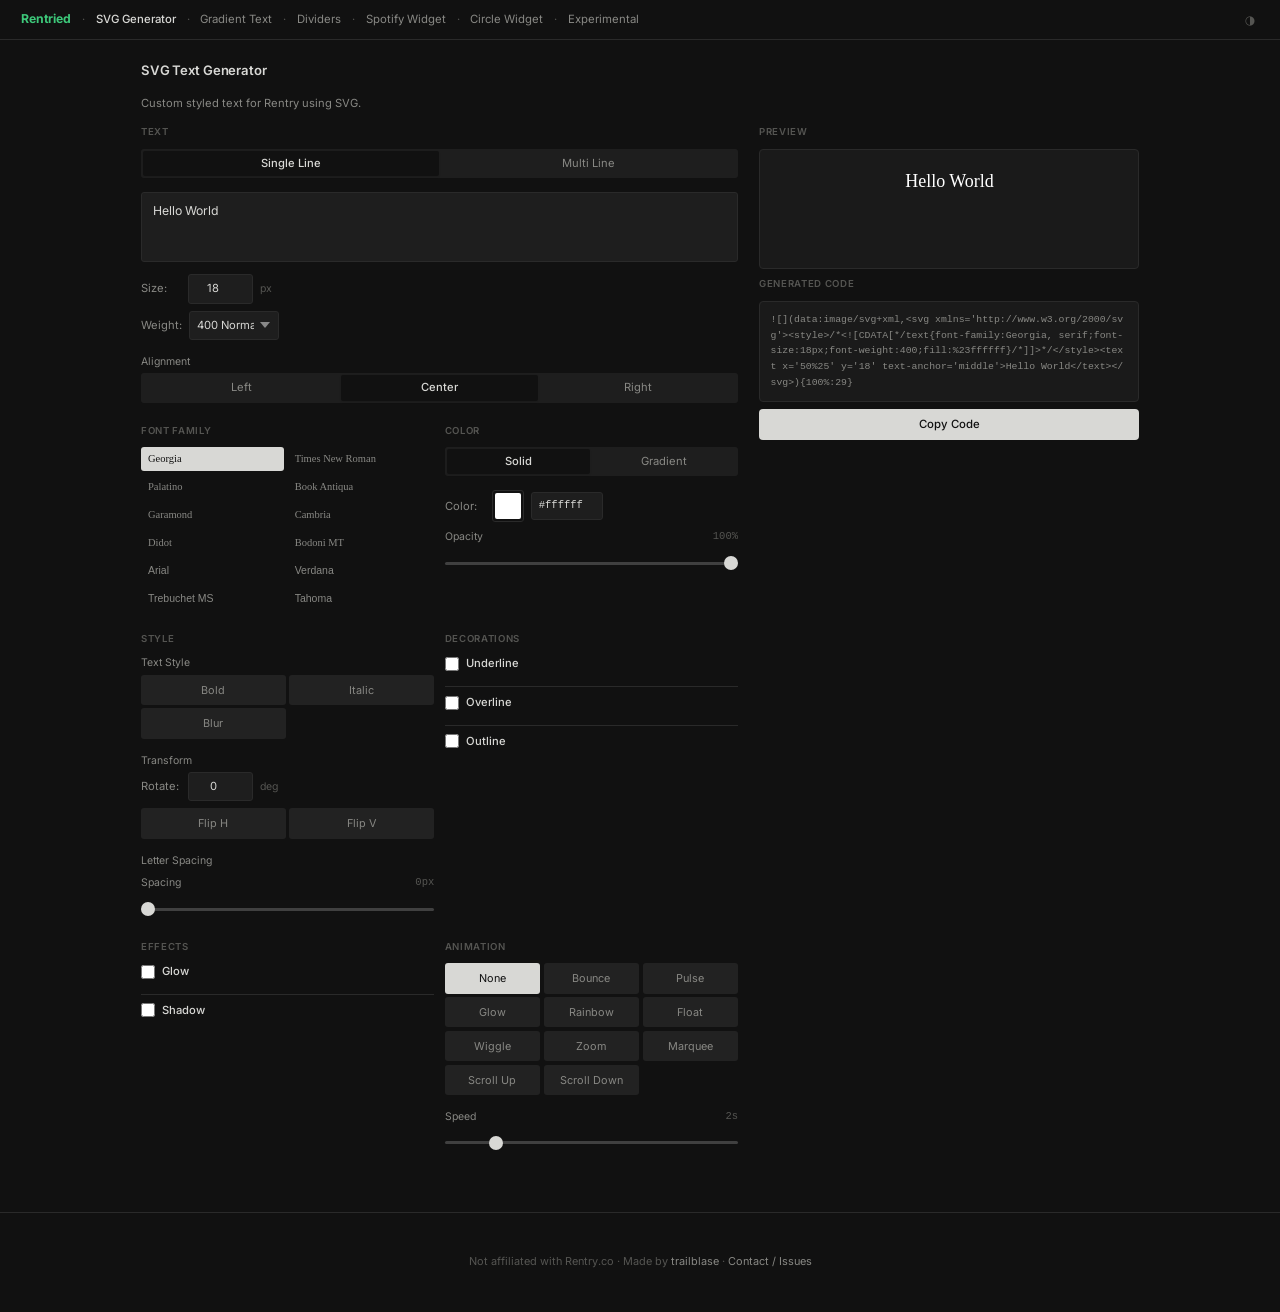
<file: index.html>
<!DOCTYPE html>
<html lang="en">
<head>
  <meta charset="UTF-8">
  <meta http-equiv="refresh" content="0; url=svg-generator/">
  <title>Rentried</title>
  <script>window.location.replace('svg-generator/')</script>
</head>
<body></body>
</html>
</file>
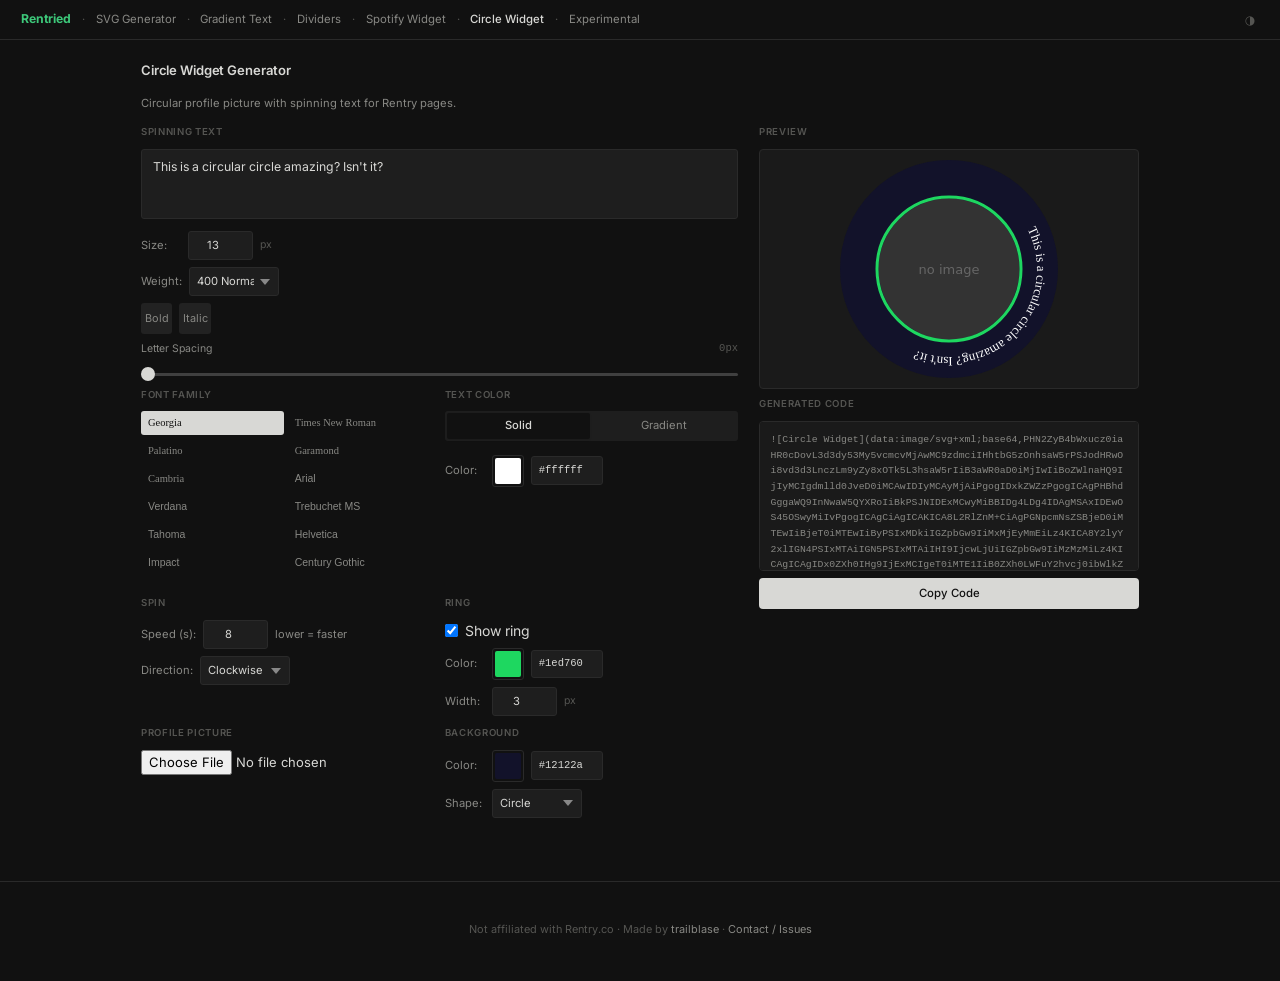
<file: circle-widget/index.html>
<!DOCTYPE html>
<html lang="en" data-theme="dark">
<head>
  <meta charset="UTF-8">
  <meta name="viewport" content="width=device-width, initial-scale=1.0">
  <title>Circle Widget — Rentried</title>
  <link rel="preconnect" href="https://fonts.googleapis.com">
  <link rel="preconnect" href="https://fonts.gstatic.com" crossorigin>
  <link href="https://fonts.googleapis.com/css2?family=Inter:ital,opsz,wght@0,14..32,100..900;1,14..32,100..900&display=swap" rel="stylesheet">
  <link rel="stylesheet" href="https://cdn.jsdelivr.net/npm/bootstrap@5.3.3/dist/css/bootstrap.min.css">
  <link rel="stylesheet" href="../styles.css">
  <script src="../common.js"></script>
</head>
<body data-page="circle-widget">
  <site-header active-page="circle-widget"></site-header>

  <div class="page">
    <div class="mb-3">
      <p class="page-title">Circle Widget Generator</p>
      <p class="page-desc">Circular profile picture with spinning text for Rentry pages.</p>
    </div>

    <div class="tool-layout">
      <div class="d-flex flex-column gap-2" style="min-width:0">

        <div>
          <div class="panel-header">Spinning Text</div>
          <textarea class="text-input" id="spinText" placeholder="Text that spins around the circle...">This is a circular circle amazing? Isn't it?</textarea>
          <div class="d-flex align-items-center gap-2 mt-2">
            <label class="ctrl-label">Size:</label>
            <input type="number" class="number-input" id="fontSize" value="13" min="8" max="26">
            <span class="unit">px</span>
          </div>
          <div class="d-flex align-items-center gap-2 mt-2">
            <label class="ctrl-label">Weight:</label>
            <select class="number-input" id="fontWeight">
              <option value="100">100 Thin</option>
              <option value="200">200 Extra Light</option>
              <option value="300">300 Light</option>
              <option value="400" selected>400 Normal</option>
              <option value="500">500 Medium</option>
              <option value="600">600 Semi Bold</option>
              <option value="700">700 Bold</option>
              <option value="800">800 Extra Bold</option>
              <option value="900">900 Black</option>
            </select>
          </div>
          <div class="d-flex align-items-center gap-2 mt-2">
            <div class="option-btn" id="btnBold" onclick="toggleStyle('bold')">Bold</div>
            <div class="option-btn" id="btnItalic" onclick="toggleStyle('italic')">Italic</div>
          </div>
          <div class="mt-2">
            <div class="slider-label d-flex justify-content-between mb-1">
              <span>Letter Spacing</span>
              <span id="spacingValue">0px</span>
            </div>
            <input type="range" class="slider" id="letterSpacing" min="0" max="20" value="0"
              oninput="document.getElementById('spacingValue').textContent=this.value+'px';build()">
          </div>
        </div>

        <div class="controls-grid">

          <div>
            <div class="panel-header">Font Family</div>
            <div class="font-grid" id="fontGrid"></div>
          </div>

          <div>
            <div class="panel-header">Text Color</div>
            <div class="mb-3">
              <div class="toggle-group">
                <button class="toggle-btn active" data-color="solid" onclick="setColorMode('solid')">Solid</button>
                <button class="toggle-btn" data-color="gradient" onclick="setColorMode('gradient')">Gradient</button>
              </div>
            </div>
            <div id="solidColorSection">
              <div class="d-flex align-items-center gap-2">
                <label class="ctrl-label">Color:</label>
                <input type="color" class="color-picker" id="solidColor" value="#ffffff">
                <input type="text" class="hex-input" id="solidColorHex" value="#ffffff">
              </div>
            </div>
            <div id="gradientColorSection" style="display:none">
              <div class="d-flex align-items-center gap-2">
                <label class="ctrl-label">Start:</label>
                <input type="color" class="color-picker" id="gradStart" value="#ff69b4">
                <input type="text" class="hex-input" id="gradStartHex" value="#ff69b4">
              </div>
              <div class="d-flex align-items-center gap-2 mt-2">
                <label class="ctrl-label">End:</label>
                <input type="color" class="color-picker" id="gradEnd" value="#00ffff">
                <input type="text" class="hex-input" id="gradEndHex" value="#00ffff">
              </div>
            </div>
          </div>

          <div>
            <div class="panel-header">Spin</div>
            <div class="d-flex align-items-center gap-2 mb-2">
              <label class="ctrl-label">Speed (s):</label>
              <input type="number" class="number-input" id="spinSpeed" value="8" min="1" max="60">
              <span class="unit" style="color:var(--text-muted);font-size:11px">lower = faster</span>
            </div>
            <div class="d-flex align-items-center gap-2">
              <label class="ctrl-label">Direction:</label>
              <select class="number-input" id="spinDir">
                <option value="1">Clockwise</option>
                <option value="-1">Counter-clockwise</option>
              </select>
            </div>
          </div>

          <div>
            <div class="panel-header">Ring</div>
            <div class="d-flex align-items-center gap-2 mb-2">
              <input type="checkbox" id="showRing" checked>
              <label for="showRing" style="margin:0;cursor:pointer">Show ring</label>
            </div>
            <div id="ringOptions">
              <div class="d-flex align-items-center gap-2 mb-2">
                <label class="ctrl-label">Color:</label>
                <input type="color" class="color-picker" id="ringColor" value="#1ed760">
                <input type="text" class="hex-input" id="ringColorHex" value="#1ed760">
              </div>
              <div class="d-flex align-items-center gap-2">
                <label class="ctrl-label">Width:</label>
                <input type="number" class="number-input" id="ringWidth" value="3" min="1" max="12">
                <span class="unit">px</span>
              </div>
            </div>
          </div>

          <div>
            <div class="panel-header">Profile Picture</div>
            <div style="overflow:hidden;width:100%">
              <input type="file" id="pfpUpload" accept="image/*" style="font-size:13px;width:100%;min-width:0">
            </div>
            <canvas id="resizeCanvas" width="200" height="200" style="display:none"></canvas>
          </div>

          <div>
            <div class="panel-header">Background</div>
            <div class="d-flex align-items-center gap-2 mb-2">
              <label class="ctrl-label">Color:</label>
              <input type="color" class="color-picker" id="bgColor" value="#12122a">
              <input type="text" class="hex-input" id="bgColorHex" value="#12122a">
            </div>
            <div class="d-flex align-items-center gap-2">
              <label class="ctrl-label">Shape:</label>
              <select class="number-input" id="cardShape">
                <option value="circle">Circle</option>
                <option value="square">Square</option>
                <option value="none">None (transparent)</option>
              </select>
            </div>
          </div>

        </div>
      </div>

      <div class="tool-output">
        <div>
          <!-- fix the preview stretching issue on smaller screens (same like on gradient)-->
           <!-- kms this is annoying -->
          <div class="panel-header">Preview</div>
          <div class="preview-area preview-widget" style="min-height:240px; padding:1rem; display:flex; align-items:center; justify-content:center">
            <div id="previewContent"></div>
          </div>

          <div class="panel-header mt-2">Generated Code</div>
          <div class="code-output" id="codeOutput"></div>
          <button class="copy-btn" id="copyBtn" onclick="copyCode()">Copy Code</button>
        </div>
      </div>
    </div>
  </div>

  <script src="https://cdn.jsdelivr.net/npm/bootstrap@5.3.3/dist/js/bootstrap.bundle.min.js"></script>
  <script src="circle-widget.js"></script>
  <site-footer></site-footer>
</body>
</html>
</file>
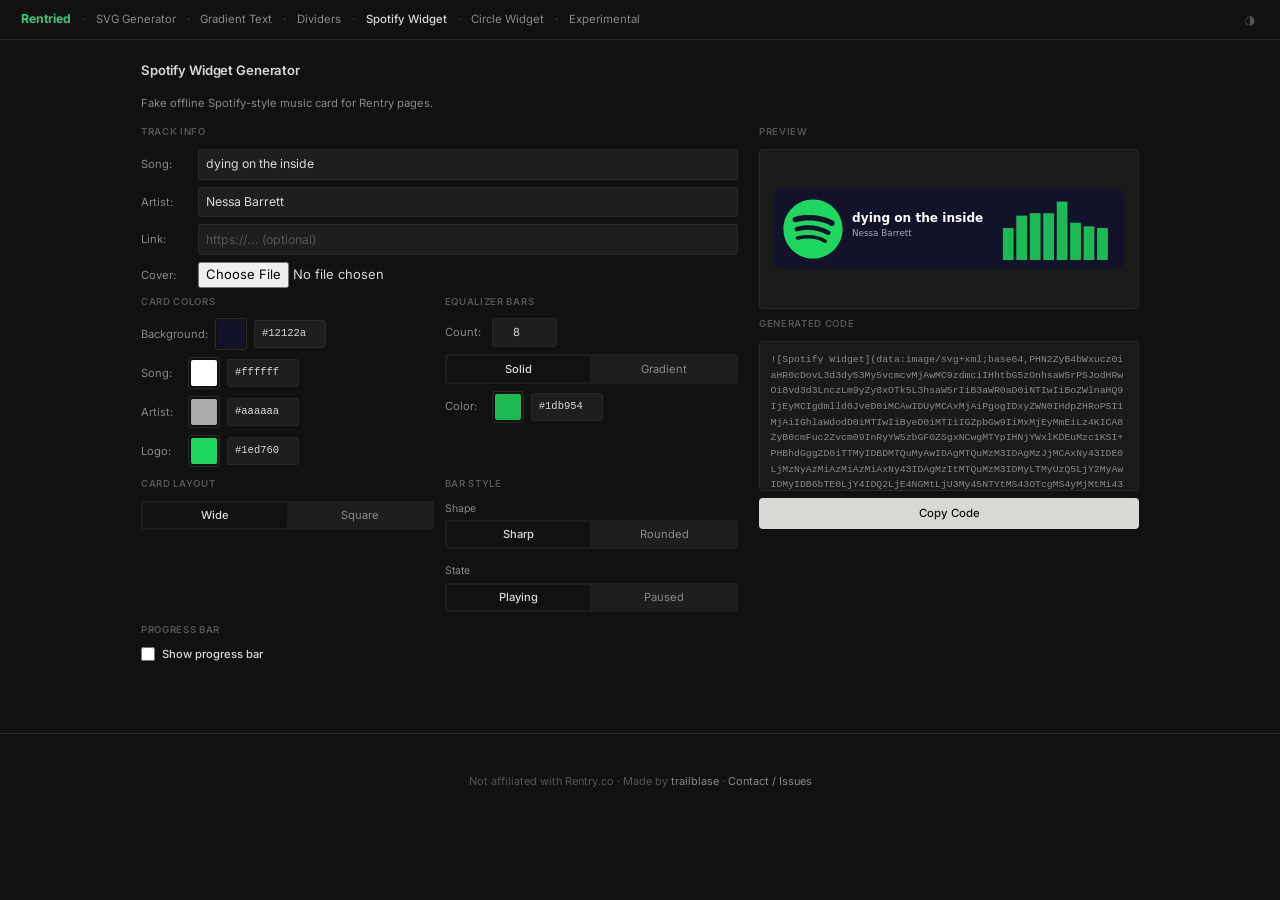
<file: spotify-widget/index.html>
<!DOCTYPE html>
<html lang="en" data-theme="dark">
<head>
  <meta charset="UTF-8">
  <meta name="viewport" content="width=device-width, initial-scale=1.0">
  <title>Spotify Widget — Rentried</title>
  <link rel="preconnect" href="https://fonts.googleapis.com">
  <link rel="preconnect" href="https://fonts.gstatic.com" crossorigin>
  <link href="https://fonts.googleapis.com/css2?family=Inter:ital,opsz,wght@0,14..32,100..900;1,14..32,100..900&display=swap" rel="stylesheet">
  <link rel="stylesheet" href="https://cdn.jsdelivr.net/npm/bootstrap@5.3.3/dist/css/bootstrap.min.css">
  <link rel="stylesheet" href="../styles.css">
  <script src="../common.js"></script>
</head>
<body data-page="spotify-widget">
  <site-header active-page="spotify-widget"></site-header>

  <div class="page">
    <div class="mb-3">
      <p class="page-title">Spotify Widget Generator</p>
      <p class="page-desc">Fake offline Spotify-style music card for Rentry pages.</p>
    </div>

    <div class="tool-layout">
      <div class="d-flex flex-column gap-2" style="min-width:0; overflow: hidden;">

        <div>
          <div class="panel-header">Track Info</div>
          <div class="d-flex flex-column gap-2">
            <div class="d-flex align-items-center gap-2">
              <label class="ctrl-label" style="min-width:50px">Song:</label>
              <input type="text" class="text-input" id="songName" placeholder="Song name" value="dying on the inside" style="min-height:unset;resize:none;padding:0.375rem 0.5rem;flex:1;min-width:0">
            </div>
            <div class="d-flex align-items-center gap-2">
              <label class="ctrl-label" style="min-width:50px">Artist:</label>
              <input type="text" class="text-input" id="artistName" placeholder="Artist name" value="Nessa Barrett" style="min-height:unset;resize:none;padding:0.375rem 0.5rem;flex:1;min-width:0">
            </div>
            <div class="d-flex align-items-center gap-2">
              <label class="ctrl-label" style="min-width:50px">Link:</label>
              <input type="text" class="text-input" id="linkUrl" placeholder="https://... (optional)" style="min-height:unset;resize:none;padding:0.375rem 0.5rem;flex:1;min-width:0">
            </div>
            <div class="d-flex align-items-center gap-2">
              <label class="ctrl-label" style="min-width:50px">Cover:</label>
              <input type="file" id="albumUpload" accept="image/*" style="flex:1;font-size:13px;min-width:0">
              <button class="btn-sm" id="clearAlbum" style="display:none" onclick="clearAlbum()">✕</button>
            </div>
          </div>
        </div>
        <canvas id="resizeCanvas" width="88" height="88" style="display:none"></canvas>

        <div class="controls-grid">

          <div>
            <div class="panel-header">Card Colors</div>
            <div class="d-flex align-items-center gap-2 mb-2">
              <label class="ctrl-label">Background:</label>
              <input type="color" class="color-picker" id="cardBg" value="#12122a">
              <input type="text" class="hex-input" id="cardBgHex" value="#12122a">
            </div>
            <div class="d-flex align-items-center gap-2 mb-2">
              <label class="ctrl-label">Song:</label>
              <input type="color" class="color-picker" id="songColor" value="#ffffff">
              <input type="text" class="hex-input" id="songColorHex" value="#ffffff">
            </div>
            <div class="d-flex align-items-center gap-2 mb-2">
              <label class="ctrl-label">Artist:</label>
              <input type="color" class="color-picker" id="artistColor" value="#aaaaaa">
              <input type="text" class="hex-input" id="artistColorHex" value="#aaaaaa">
            </div>
            <div class="d-flex align-items-center gap-2">
              <label class="ctrl-label">Logo:</label>
              <input type="color" class="color-picker" id="logoColor" value="#1ed760">
              <input type="text" class="hex-input" id="logoColorHex" value="#1ed760">
            </div>
          </div>

          <div>
            <div class="panel-header">Equalizer Bars</div>
            <div class="d-flex align-items-center gap-2 mb-2">
              <label class="ctrl-label">Count:</label>
              <input type="number" class="number-input" id="barCount" value="8" min="3" max="16">
            </div>
            <div class="mb-2">
              <div class="toggle-group">
                <button class="toggle-btn active" data-barcm="solid" onclick="setBarColorMode('solid')">Solid</button>
                <button class="toggle-btn" data-barcm="gradient" onclick="setBarColorMode('gradient')">Gradient</button>
              </div>
            </div>
            <div id="barSolidSection">
              <div class="d-flex align-items-center gap-2">
                <label class="ctrl-label">Color:</label>
                <input type="color" class="color-picker" id="barColor" value="#1db954">
                <input type="text" class="hex-input" id="barColorHex" value="#1db954">
              </div>
            </div>
            <div id="barGradSection" style="display:none">
              <div class="d-flex align-items-center gap-2 mb-1">
                <label class="ctrl-label">Start:</label>
                <input type="color" class="color-picker" id="barGradStart" value="#ff6b6b">
                <input type="text" class="hex-input" id="barGradStartHex" value="#ff6b6b">
              </div>
              <div class="d-flex align-items-center gap-2">
                <label class="ctrl-label">End:</label>
                <input type="color" class="color-picker" id="barGradEnd" value="#1db954">
                <input type="text" class="hex-input" id="barGradEndHex" value="#1db954">
              </div>
            </div>
          </div>

          <div>
            <div class="panel-header">Card Layout</div>
            <div class="toggle-group">
              <button class="toggle-btn active" data-layout="wide" onclick="setLayout('wide')">Wide</button>
              <button class="toggle-btn" data-layout="square" onclick="setLayout('square')">Square</button>
            </div>
          </div>

          <div>
            <div class="panel-header">Bar Style</div>
            <span class="section-label d-block mb-1">Shape</span>
            <div class="toggle-group mb-3">
              <button class="toggle-btn active" data-shape="sharp" onclick="setBarShape('sharp')">Sharp</button>
              <button class="toggle-btn" data-shape="rounded" onclick="setBarShape('rounded')">Rounded</button>
            </div>
            <span class="section-label d-block mb-1">State</span>
            <div class="toggle-group">
              <button class="toggle-btn active" data-pstate="playing" onclick="setPlayerState('playing')">Playing</button>
              <button class="toggle-btn" data-pstate="paused" onclick="setPlayerState('paused')">Paused</button>
            </div>
          </div>

          <div>
            <div class="panel-header">Progress Bar</div>
            <div class="d-flex align-items-center gap-2 checkbox-group mb-2">
              <input type="checkbox" id="showProgress" onchange="update()">
              <label for="showProgress">Show progress bar</label>
            </div>
            <div id="progressSettings" style="display:none">
              <div class="mt-2">
                <div class="slider-label d-flex justify-content-between mb-1">
                  <span>Progress</span>
                  <span id="progressValue">40%</span>
                </div>
                <input type="range" class="slider" id="progressPct" min="0" max="100" value="40" oninput="document.getElementById('progressValue').textContent=this.value+'%';update()">
              </div>
              <div class="d-flex align-items-center gap-2 mt-2">
                <label class="ctrl-label">Color:</label>
                <input type="color" class="color-picker" id="progressColor" value="#1db954">
                <input type="text" class="hex-input" id="progressColorHex" value="#1db954">
              </div>
            </div>
          </div>

        </div>
      </div>

      <div class="tool-output">
        <div>
          <div class="panel-header">Preview</div>
          <div class="preview-area preview-widget" style="min-height:160px; padding:1rem; overflow:hidden">
            <div id="previewContent" style="display:flex;justify-content:center;max-width:100%;overflow:hidden"></div>
          </div>

          <div class="panel-header mt-2">Generated Code</div>
          <div class="code-output" id="codeOutput"></div>

          <button class="copy-btn" id="copyBtn" onclick="copyCode()">Copy Code</button>
        </div>
      </div>
    </div>
  </div>

  <script src="https://cdn.jsdelivr.net/npm/bootstrap@5.3.3/dist/js/bootstrap.bundle.min.js"></script>
  <script src="spotify-widget.js"></script>
  <site-footer></site-footer>
</body>
</html>
</file>
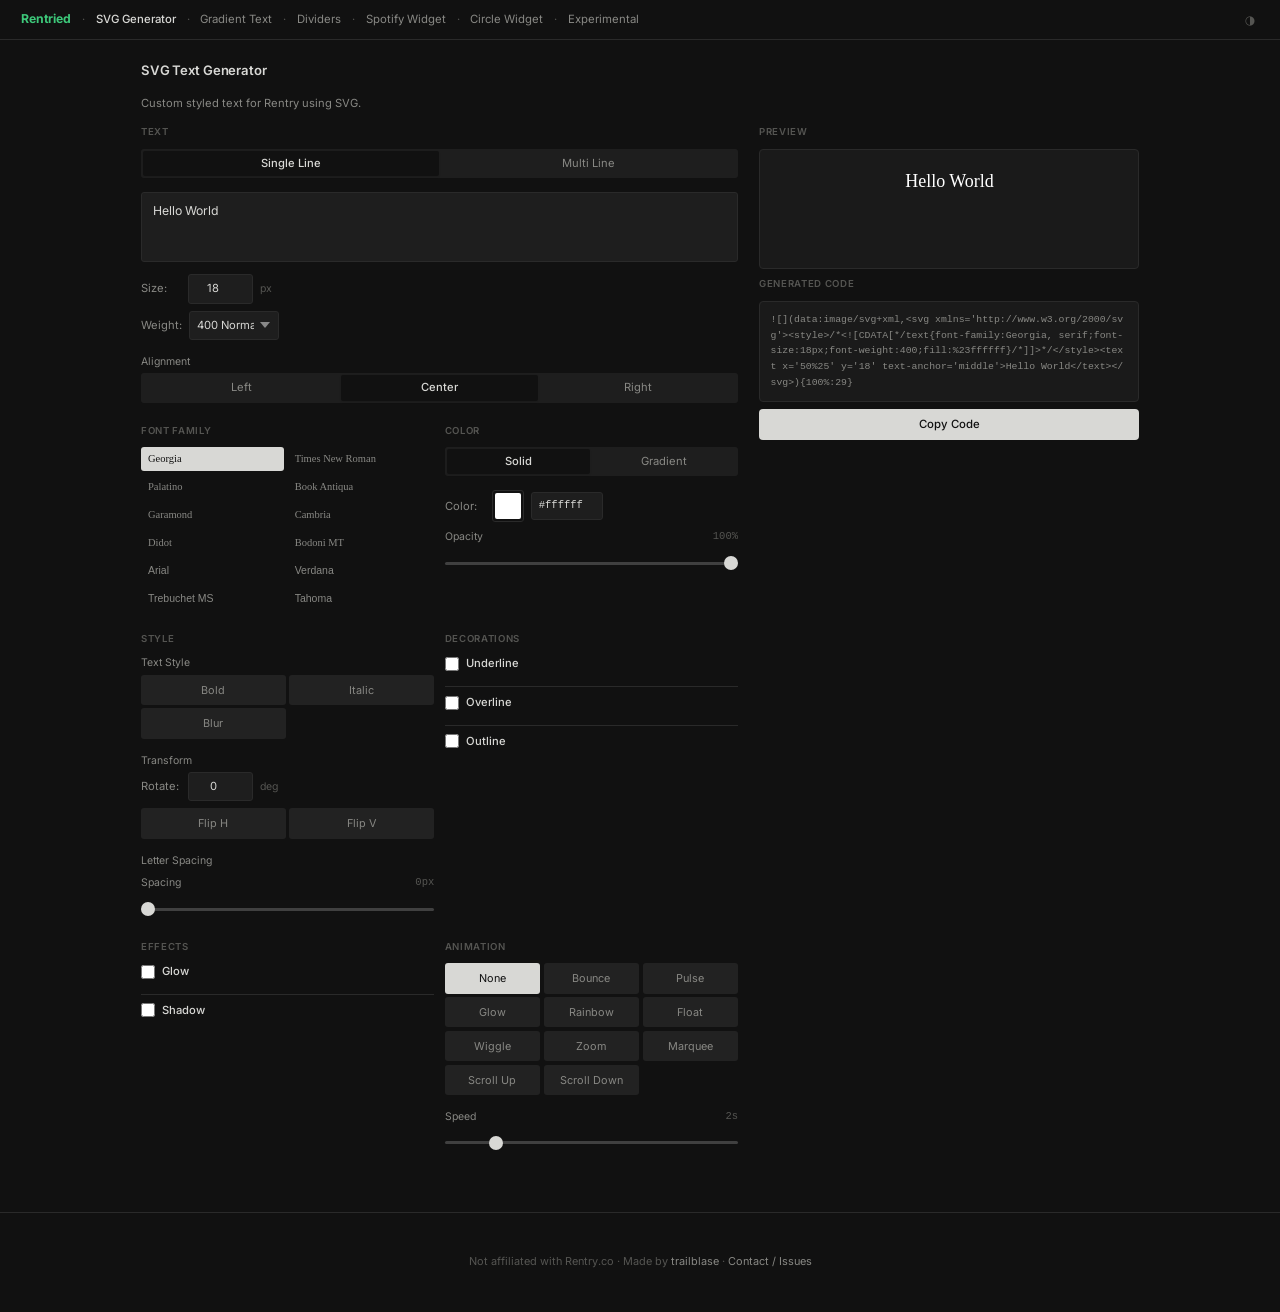
<file: svg-generator/index.html>
<!DOCTYPE html>
<html lang="en" data-theme="dark">
<head>
  <meta charset="UTF-8">
  <meta name="viewport" content="width=device-width, initial-scale=1.0">
  <title>SVG Generator — Rentried</title>
  <link rel="preconnect" href="https://fonts.googleapis.com">
  <link rel="preconnect" href="https://fonts.gstatic.com" crossorigin>
  <link href="https://fonts.googleapis.com/css2?family=Inter:ital,opsz,wght@0,14..32,100..900;1,14..32,100..900&display=swap" rel="stylesheet">
  <link rel="stylesheet" href="https://cdn.jsdelivr.net/npm/bootstrap@5.3.3/dist/css/bootstrap.min.css">
  <link rel="stylesheet" href="../styles.css">
  <script src="../common.js"></script>
</head>
<body data-page="svg-generator">
  <site-header active-page="svg-generator"></site-header>

  <div class="page">
    <div class="mb-3">
      <p class="page-title">SVG Text Generator</p>
      <p class="page-desc">Custom styled text for Rentry using SVG.</p>
    </div>

    <div class="tool-layout">
      <div class="d-flex flex-column gap-2" style="min-width:0">

        <div style="grid-column: 1 / -1;">
          <div class="panel-header">Text</div>

          <div class="mb-3">
            <div class="toggle-group">
              <button class="toggle-btn active" data-mode="single" onclick="setTextMode('single')">Single Line</button>
              <button class="toggle-btn" data-mode="multi" onclick="setTextMode('multi')">Multi Line</button>
            </div>
          </div>

          <textarea class="text-input" id="textInput" placeholder="Type your text here...">Hello World</textarea>

          <div class="d-flex align-items-center gap-2 mt-2">
            <label class="ctrl-label">Size:</label>
            <input type="number" class="number-input" id="fontSize" value="18" min="8" max="200">
            <span class="unit">px</span>
          </div>
          <div class="d-flex align-items-center gap-2 mt-2">
            <label class="ctrl-label">Weight:</label>
            <select class="number-input" id="fontWeight">
              <option value="100">100 Thin</option>
              <option value="200">200 Extra Light</option>
              <option value="300">300 Light</option>
              <option value="400" selected>400 Normal</option>
              <option value="500">500 Medium</option>
              <option value="600">600 Semi Bold</option>
              <option value="700">700 Bold</option>
              <option value="800">800 Extra Bold</option>
              <option value="900">900 Black</option>
            </select>
          </div>

          <div class="mb-3 mt-3">
            <span class="section-label d-block mb-1">Alignment</span>
            <div class="toggle-group">
              <button class="toggle-btn" data-align="left" onclick="setTextAlign('left')">Left</button>
              <button class="toggle-btn active" data-align="center" onclick="setTextAlign('center')">Center</button>
              <button class="toggle-btn" data-align="right" onclick="setTextAlign('right')">Right</button>
            </div>
          </div>
        </div>

        <div class="controls-grid">

          <div>
            <div class="panel-header">Font Family</div>
            <div class="font-grid" id="fontGrid"></div>
          </div>

          <div>
            <div class="panel-header">Color</div>

            <div class="mb-3">
              <div class="toggle-group">
                <button class="toggle-btn active" data-color="solid" onclick="setColorMode('solid')">Solid</button>
                <button class="toggle-btn" data-color="gradient" onclick="setColorMode('gradient')">Gradient</button>
              </div>
            </div>

            <div id="solidColorSection">
              <div class="d-flex align-items-center gap-3">
                <div class="d-flex align-items-center gap-2 flex-fill">
                  <label class="ctrl-label">Color:</label>
                  <input type="color" class="color-picker" id="solidColor" value="#ffffff">
                  <input type="text" class="hex-input" id="solidColorHex" value="#ffffff">
                </div>
              </div>
              <div class="mt-2">
                <div class="slider-label d-flex justify-content-between mb-1">
                  <span>Opacity</span>
                  <span id="solidOpacityValue">100%</span>
                </div>
                <input type="range" class="slider" id="solidOpacity" min="0" max="1" step="0.05" value="1">
              </div>
            </div>

            <div id="gradientColorSection" style="display: none;">
              <div class="d-flex align-items-center gap-3">
                <div class="d-flex align-items-center gap-2 flex-fill">
                  <label class="ctrl-label">Start:</label>
                  <input type="color" class="color-picker" id="gradientStart" value="#ff69b4">
                  <input type="text" class="hex-input" id="gradientStartHex" value="#ff69b4">
                </div>
              </div>
              <div class="d-flex align-items-center gap-3 mt-2">
                <div class="d-flex align-items-center gap-2 flex-fill">
                  <label class="ctrl-label">End:</label>
                  <input type="color" class="color-picker" id="gradientEnd" value="#00ffff">
                  <input type="text" class="hex-input" id="gradientEndHex" value="#00ffff">
                </div>
              </div>
              <div class="mt-2">
                <div class="slider-label d-flex justify-content-between mb-1">
                  <span>Opacity</span>
                  <span id="gradientOpacityValue">100%</span>
                </div>
                <input type="range" class="slider" id="gradientOpacity" min="0" max="1" step="0.05" value="1">
              </div>
              <span class="section-label d-block mt-2 mb-1">Direction</span>
              <div class="direction-grid">
                <button class="direction-btn selected" data-dir="right" onclick="setGradientDir('right')">&#8594;</button>
                <button class="direction-btn" data-dir="left" onclick="setGradientDir('left')">&#8592;</button>
                <button class="direction-btn" data-dir="down" onclick="setGradientDir('down')">&#8595;</button>
                <button class="direction-btn" data-dir="up" onclick="setGradientDir('up')">&#8593;</button>
              </div>
            </div>
          </div>

          <div>
            <div class="panel-header">Style</div>

            <div class="mb-3">
              <span class="section-label d-block mb-1">Text Style</span>
              <div class="options-grid cols-2">
                <div class="option-btn" data-effect="bold" onclick="toggleEffect('bold')">Bold</div>
                <div class="option-btn" data-effect="italic" onclick="toggleEffect('italic')">Italic</div>
                <div class="option-btn" data-effect="blur" onclick="toggleEffect('blur')">Blur</div>
              </div>
            </div>

            <div class="mb-3">
              <span class="section-label d-block mb-1">Transform</span>
              <div class="d-flex align-items-center gap-2">
                <label class="ctrl-label">Rotate:</label>
                <input type="number" class="number-input" id="textRotate" value="0" min="-180" max="180">
                <span class="unit">deg</span>
              </div>
              <div class="options-grid cols-2 mt-2">
                <div class="option-btn" data-transform="flipH" onclick="toggleTransform('flipH')">Flip H</div>
                <div class="option-btn" data-transform="flipV" onclick="toggleTransform('flipV')">Flip V</div>
              </div>
            </div>

            <div class="mb-3">
              <span class="section-label d-block mb-1">Letter Spacing</span>
              <div class="mt-2">
                <div class="slider-label d-flex justify-content-between mb-1">
                  <span>Spacing</span>
                  <span id="spacingValue">0px</span>
                </div>
                <input type="range" class="slider" id="letterSpacing" min="0" max="20" value="0">
              </div>
            </div>
          </div>

          <div>
            <div class="panel-header">Decorations</div>

            <div class="mb-3">
              <div class="d-flex align-items-center gap-2 checkbox-group">
                <input type="checkbox" id="underlineEnabled" onchange="toggleDecoration('underline')">
                <label for="underlineEnabled">Underline</label>
              </div>
              <div id="underlineSettings" class="collapsible-settings mt-2 pt-2">
                <div class="options-grid">
                  <div class="option-btn underline-style selected" data-ulstyle="solid" onclick="setUnderlineStyle('solid')">Solid</div>
                  <div class="option-btn underline-style" data-ulstyle="wavy" onclick="setUnderlineStyle('wavy')">Wavy</div>
                  <div class="option-btn underline-style" data-ulstyle="dashed" onclick="setUnderlineStyle('dashed')">Dashed</div>
                </div>
                <div class="d-flex align-items-center gap-3 mt-2">
                  <div class="d-flex align-items-center gap-2 flex-fill">
                    <label class="ctrl-label">Color:</label>
                    <input type="color" class="color-picker" id="underlineColor" value="#ffffff">
                  </div>
                  <div class="d-flex align-items-center gap-2 flex-fill">
                    <label class="ctrl-label">Width:</label>
                    <input type="number" class="number-input" id="underlineThickness" value="2" min="1" max="10">
                  </div>
                </div>
              </div>
            </div>

            <div class="divider my-2"></div>

            <div class="mb-3">
              <div class="d-flex align-items-center gap-2 checkbox-group">
                <input type="checkbox" id="overlineEnabled" onchange="toggleDecoration('overline')">
                <label for="overlineEnabled">Overline</label>
              </div>
              <div id="overlineSettings" class="collapsible-settings mt-2 pt-2">
                <div class="options-grid">
                  <div class="option-btn overline-style selected" data-olstyle="solid" onclick="setOverlineStyle('solid')">Solid</div>
                  <div class="option-btn overline-style" data-olstyle="wavy" onclick="setOverlineStyle('wavy')">Wavy</div>
                  <div class="option-btn overline-style" data-olstyle="dashed" onclick="setOverlineStyle('dashed')">Dashed</div>
                </div>
                <div class="d-flex align-items-center gap-3 mt-2">
                  <div class="d-flex align-items-center gap-2 flex-fill">
                    <label class="ctrl-label">Color:</label>
                    <input type="color" class="color-picker" id="overlineColor" value="#ffffff">
                  </div>
                  <div class="d-flex align-items-center gap-2 flex-fill">
                    <label class="ctrl-label">Width:</label>
                    <input type="number" class="number-input" id="overlineThickness" value="2" min="1" max="10">
                  </div>
                </div>
              </div>
            </div>

            <div class="divider my-2"></div>

            <div class="mb-3">
              <div class="d-flex align-items-center gap-2 checkbox-group">
                <input type="checkbox" id="outlineEnabled" onchange="toggleOutline()">
                <label for="outlineEnabled">Outline</label>
              </div>
              <div id="outlineSettings" class="collapsible-settings mt-2 pt-2">
                <div class="d-flex align-items-center gap-3">
                  <div class="d-flex align-items-center gap-2 flex-fill">
                    <label class="ctrl-label">Color:</label>
                    <input type="color" class="color-picker" id="outlineColor" value="#ffffff">
                  </div>
                  <div class="d-flex align-items-center gap-2 flex-fill">
                    <label class="ctrl-label">Width:</label>
                    <input type="number" class="number-input" id="outlineWidth" value="1" min="0.5" max="5" step="0.5">
                  </div>
                </div>
              </div>
            </div>
          </div>

          <div>
            <div class="panel-header">Effects</div>

            <div class="mb-3">
              <div class="d-flex align-items-center gap-2 checkbox-group">
                <input type="checkbox" id="glowEnabled" onchange="toggleGlow()">
                <label for="glowEnabled">Glow</label>
              </div>
              <div id="glowSettings" class="collapsible-settings mt-2 pt-2">
                <div class="d-flex align-items-center gap-3">
                  <div class="d-flex align-items-center gap-2 flex-fill">
                    <label class="ctrl-label">Color:</label>
                    <input type="color" class="color-picker" id="glowColor" value="#ff69b4">
                  </div>
                  <div class="d-flex align-items-center gap-2 flex-fill">
                    <label class="ctrl-label">Size:</label>
                    <input type="number" class="number-input" id="glowSize" value="5" min="1" max="20">
                  </div>
                </div>
                <div class="mt-2">
                  <div class="slider-label d-flex justify-content-between mb-1">
                    <span>Opacity</span>
                    <span id="glowOpacityValue">100%</span>
                  </div>
                  <input type="range" class="slider" id="glowOpacity" min="0" max="1" step="0.05" value="1">
                </div>
              </div>
            </div>

            <div class="divider my-2"></div>

            <div class="mb-3">
              <div class="d-flex align-items-center gap-2 checkbox-group">
                <input type="checkbox" id="shadowEnabled" onchange="toggleShadow()">
                <label for="shadowEnabled">Shadow</label>
              </div>
              <div id="shadowSettings" class="collapsible-settings mt-2 pt-2">
                <div class="d-flex align-items-center gap-3">
                  <div class="d-flex align-items-center gap-2 flex-fill">
                    <label class="ctrl-label">Color:</label>
                    <input type="color" class="color-picker" id="shadowColor" value="#000000">
                  </div>
                  <div class="d-flex align-items-center gap-2 flex-fill">
                    <label class="ctrl-label">Blur:</label>
                    <input type="number" class="number-input" id="shadowBlur" value="3" min="0" max="20">
                  </div>
                </div>
                <div class="mt-2">
                  <div class="slider-label d-flex justify-content-between mb-1">
                    <span>Opacity</span>
                    <span id="shadowOpacityValue">50%</span>
                  </div>
                  <input type="range" class="slider" id="shadowOpacity" min="0" max="1" step="0.05" value="0.5">
                </div>
                <div class="d-flex align-items-center gap-3 mt-2">
                  <div class="d-flex align-items-center gap-2 flex-fill">
                    <label class="ctrl-label">X:</label>
                    <input type="number" class="number-input" id="shadowX" value="2" min="-20" max="20">
                  </div>
                  <div class="d-flex align-items-center gap-2 flex-fill">
                    <label class="ctrl-label">Y:</label>
                    <input type="number" class="number-input" id="shadowY" value="2" min="-20" max="20">
                  </div>
                </div>
              </div>
            </div>
          </div>

          <div>
            <div class="panel-header">Animation</div>

            <div class="mb-3">
              <div class="options-grid">
                <div class="option-btn animation-option selected" data-anim="none" onclick="setAnimation('none')">None</div>
                <div class="option-btn animation-option" data-anim="bounce" onclick="setAnimation('bounce')">Bounce</div>
                <div class="option-btn animation-option" data-anim="pulse" onclick="setAnimation('pulse')">Pulse</div>
                <div class="option-btn animation-option" data-anim="glow-pulse" onclick="setAnimation('glow-pulse')">Glow</div>
                <div class="option-btn animation-option" data-anim="color-shift" onclick="setAnimation('color-shift')">Rainbow</div>
                <div class="option-btn animation-option" data-anim="float" onclick="setAnimation('float')">Float</div>
                <div class="option-btn animation-option" data-anim="wiggle" onclick="setAnimation('wiggle')">Wiggle</div>
                <div class="option-btn animation-option" data-anim="zoom" onclick="setAnimation('zoom')">Zoom</div>
                <div class="option-btn animation-option" data-anim="marquee" onclick="setAnimation('marquee')">Marquee</div>
                <div class="option-btn animation-option" data-anim="scroll-up" onclick="setAnimation('scroll-up')">Scroll Up</div>
                <div class="option-btn animation-option" data-anim="scroll-down" onclick="setAnimation('scroll-down')">Scroll Down</div>
              </div>
            </div>

            <div id="marqueeDirRow" class="mt-2" style="display:none">
              <div class="section-label d-block mb-1">Direction</div>
              <div class="toggle-group mb-2">
                <button class="toggle-btn" id="dirLtr" onclick="setMarqueeDir('ltr')">Left to Right <span class="fw-bold fs-4 text-primary">→</span></button>
                <button class="toggle-btn active" id="dirRtl" onclick="setMarqueeDir('rtl')"> Right to Left <span class="fw-bold fs-4 text-primary">←</span></button>
                <button class="toggle-btn" id="dirBounce" onclick="setMarqueeDir('bounce')"> Bounce <span class="fw-bold fs-4 text-primary">↔</span></button>
              </div>
              <div class="checkbox-group d-flex align-items-center gap-2">
                <input type="checkbox" id="marqueeFade" onchange="setMarqueeFade(this)">
                <label for="marqueeFade">Faded edges</label>
              </div>
            </div>

            <div class="mt-2">
              <div class="slider-label d-flex justify-content-between mb-1">
                <span>Speed</span>
                <span id="speedValue">2s</span>
              </div>
              <input type="range" class="slider" id="animSpeed" min="0.5" max="10" step="0.1" value="2">
            </div>
          </div>

        </div>
      </div>

      <div class="tool-output">
        <div>
          <div class="panel-header">Preview</div>
          <div class="preview-area">
            <div id="previewContent"></div>
          </div>

          <div class="panel-header">Generated Code</div>
          <div class="code-output" id="codeOutput"></div>

          <button class="copy-btn" id="copyBtn" onclick="copyCode()">Copy Code</button>
        </div>
      </div>
    </div>
  </div>

  <script src="https://cdn.jsdelivr.net/npm/bootstrap@5.3.3/dist/js/bootstrap.bundle.min.js"></script>
  <script src="svg-generator.js"></script>
  <site-footer></site-footer>
</body>
</html>
</file>
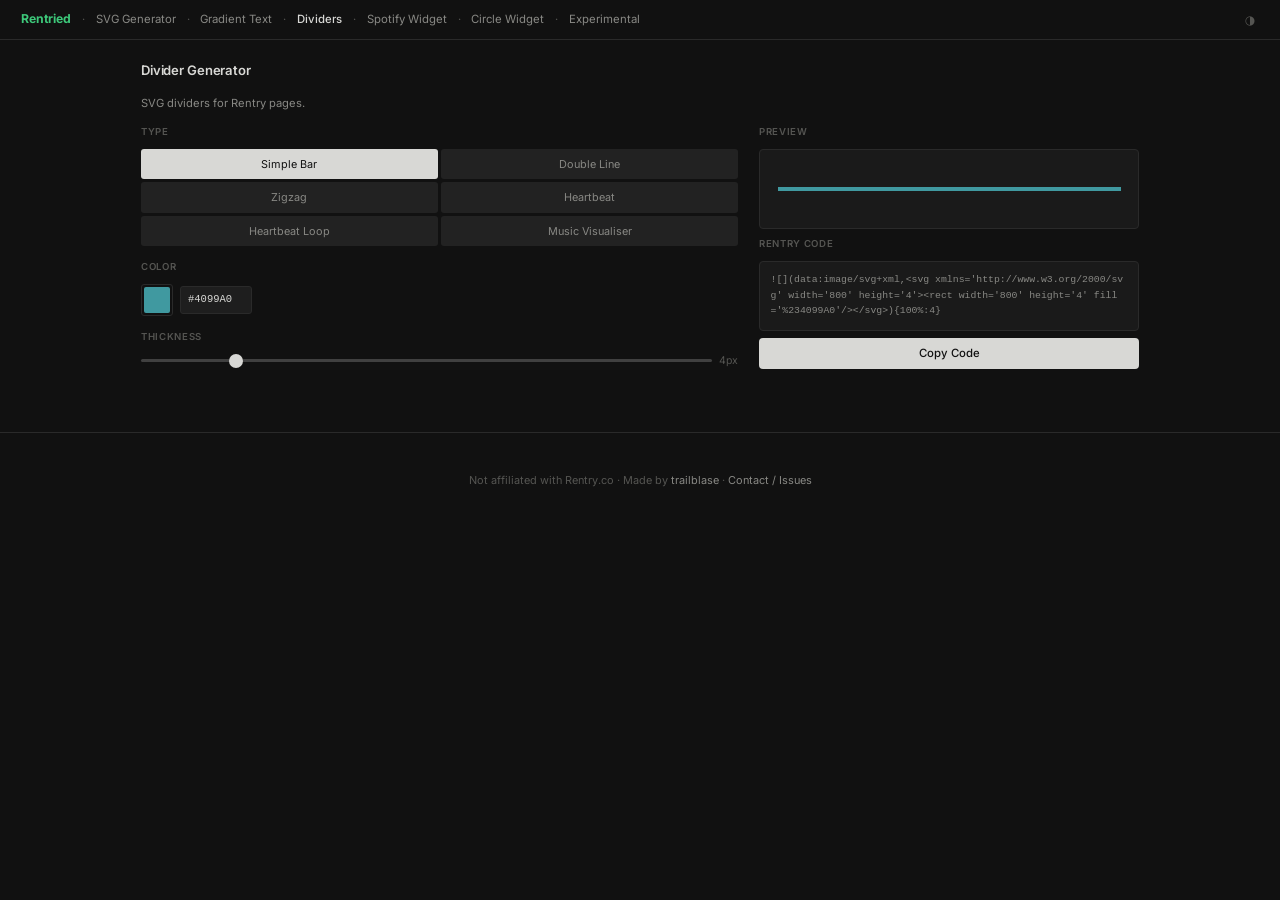
<file: dividers/dividers.html>
<!DOCTYPE html>
<html lang="en" data-theme="dark">
<head>
  <meta charset="UTF-8">
  <meta name="viewport" content="width=device-width, initial-scale=1.0">
  <title>Dividers — Rentried</title>
  <link rel="preconnect" href="https://fonts.googleapis.com">
  <link rel="preconnect" href="https://fonts.gstatic.com" crossorigin>
  <link href="https://fonts.googleapis.com/css2?family=Inter:ital,opsz,wght@0,14..32,100..900;1,14..32,100..900&display=swap" rel="stylesheet">
  <link rel="stylesheet" href="https://cdn.jsdelivr.net/npm/bootstrap@5.3.3/dist/css/bootstrap.min.css">
  <link rel="stylesheet" href="../styles.css">
  <script src="../common.js"></script>
</head>
<body data-page="dividers">
  <site-header active-page="dividers"></site-header>

  <div class="page">
    <div class="mb-3">
      <p class="page-title">Divider Generator</p>
      <p class="page-desc">SVG dividers for Rentry pages.</p>
    </div>

    <div class="tool-layout">
      <div class="d-flex flex-column gap-3" style="min-width:0">

        <div>
          <div class="panel-header">Type</div>
          <div class="options-grid cols-2">
            <div class="option-btn selected" data-type="simple" onclick="setType('simple')">Simple Bar</div>
            <div class="option-btn" data-type="double" onclick="setType('double')">Double Line</div>
            <div class="option-btn" data-type="zigzag" onclick="setType('zigzag')">Zigzag</div>
            <div class="option-btn" data-type="heartbeat" onclick="setType('heartbeat')">Heartbeat</div>
            <div class="option-btn" data-type="heartbeat-loop" onclick="setType('heartbeat-loop')">Heartbeat Loop</div>
            <div class="option-btn" data-type="music" onclick="setType('music')">Music Visualiser</div>
          </div>
        </div>

        <div>
          <div class="panel-header">Color</div>
          <div class="d-flex align-items-center gap-2">
            <input type="color" class="color-picker" id="colorPicker" value="#4099a0" onchange="setColor(this.value)">
            <input type="text" class="hex-input" id="hexInput" value="#4099A0" oninput="setHexColor(this.value)" maxlength="7">
          </div>
        </div>

        <div id="thicknessPanel">
          <div class="panel-header">Thickness</div>
          <div class="d-flex align-items-center gap-2">
            <input type="range" class="slider" id="thicknessSlider" min="1" max="20" value="4" oninput="setThickness(this.value)">
            <span class="unit" id="thicknessVal">4px</span>
          </div>
        </div>

        <div id="widthPanel" style="display:none">
          <div class="panel-header">Width</div>
          <div class="d-flex align-items-center gap-2">
            <input type="range" class="slider" id="widthSlider" min="10" max="100" step="5" value="100" oninput="setWidth(this.value)">
            <span class="unit" id="widthVal">100%</span>
          </div>
        </div>

        <div id="fadedPanel" style="display:none">
          <div class="checkbox-group d-flex align-items-center gap-2">
            <input type="checkbox" id="fadedCheck" onchange="setFaded(this.checked)">
            <label for="fadedCheck">Faded ends</label>
          </div>
        </div>

        <div id="glowPanel" style="display:none">
          <div class="panel-header">Glow Color</div>
          <div class="d-flex align-items-center gap-2">
            <input type="color" class="color-picker" id="glowPicker" value="#9ecfd2" onchange="setGlowColor(this.value)">
            <input type="text" class="hex-input" id="glowHexInput" value="#9ECFD2" oninput="setHexGlowColor(this.value)" maxlength="7">
          </div>
        </div>

        <div id="musicStylePanel" style="display:none">
          <div class="panel-header">Style</div>
          <div class="toggle-group">
            <button class="toggle-btn active" id="styleBottom" onclick="setMusicStyle('bottom')">Bottom</button>
            <button class="toggle-btn" id="styleCenter" onclick="setMusicStyle('center')">Center</button>
          </div>
        </div>

      </div>

      <div class="tool-output">
        <div>
          <div class="panel-header">Preview</div>
          <div class="preview-area" id="preview" style="min-height:80px; padding:1.5rem 1.25rem;"></div>
        </div>

        <div>
          <div class="panel-header">Rentry Code</div>
          <div class="code-output" id="output"></div>
          <button class="copy-btn" id="copyBtn" onclick="copyOutput()">Copy Code</button>
        </div>
      </div>
    </div>
  </div>

  <script src="https://cdn.jsdelivr.net/npm/bootstrap@5.3.3/dist/js/bootstrap.bundle.min.js"></script>
  <script src="dividers.js"></script>
  <site-footer></site-footer>
</body>
</html>
</file>
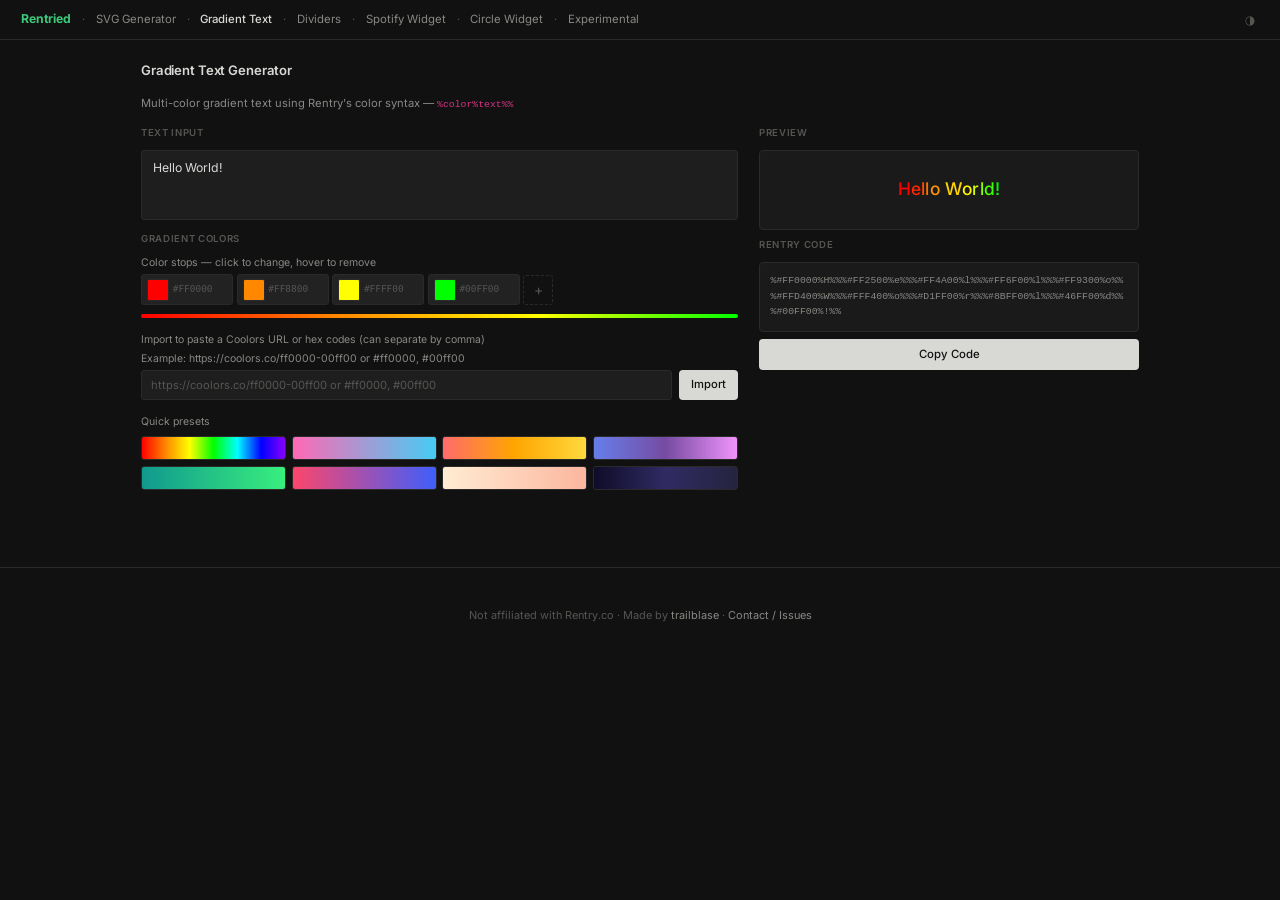
<file: gradient-text/gradient-text.html>
<!DOCTYPE html>
<html lang="en" data-theme="dark">
<head>
  <meta charset="UTF-8">
  <meta name="viewport" content="width=device-width, initial-scale=1.0">
  <title>Gradient Text — Rentried</title>
  <link rel="preconnect" href="https://fonts.googleapis.com">
  <link rel="preconnect" href="https://fonts.gstatic.com" crossorigin>
  <link href="https://fonts.googleapis.com/css2?family=Inter:ital,opsz,wght@0,14..32,100..900;1,14..32,100..900&display=swap" rel="stylesheet">
  <link rel="stylesheet" href="https://cdn.jsdelivr.net/npm/bootstrap@5.3.3/dist/css/bootstrap.min.css">
  <link rel="stylesheet" href="../styles.css">
  <script src="../common.js"></script>
</head>
<body data-page="gradient-text">
  <site-header active-page="gradient-text"></site-header>

  <div class="page">
    <div class="mb-3">
      <p class="page-title">Gradient Text Generator</p>
      <p class="page-desc">Multi-color gradient text using Rentry's color syntax — <code>%color%text%%</code></p>
    </div>

    <div class="tool-layout">
      <div class="d-flex flex-column gap-2" style="min-width:0">

        <div>
          <div class="panel-header">Text Input</div>
          <!-- fix the stretching corner option -->
          <textarea class="text-input" id="textInput" placeholder="Enter your text here...">Hello World!</textarea>
        </div>

        <div>
          <div class="panel-header">Gradient Colors</div>

          <div class="mb-3">
            <span class="section-label d-block mb-1">Color stops — click to change, hover to remove</span>
            <div class="d-flex flex-wrap gap-1 align-items-center" id="colorStops">
              <div class="color-stop">
                <input type="color" value="#FF0000" onchange="updateHex(this)">
                <span class="color-hex">#FF0000</span>
                <button class="remove-btn" onclick="removeColor(this)">×</button>
              </div>
              <div class="color-stop">
                <input type="color" value="#FF8800" onchange="updateHex(this)">
                <span class="color-hex">#FF8800</span>
                <button class="remove-btn" onclick="removeColor(this)">×</button>
              </div>
              <div class="color-stop">
                <input type="color" value="#FFFF00" onchange="updateHex(this)">
                <span class="color-hex">#FFFF00</span>
                <button class="remove-btn" onclick="removeColor(this)">×</button>
              </div>
              <div class="color-stop">
                <input type="color" value="#00FF00" onchange="updateHex(this)">
                <span class="color-hex">#00FF00</span>
                <button class="remove-btn" onclick="removeColor(this)">×</button>
              </div>
              <button class="add-color-btn" onclick="addColor()" title="Add color">+</button>
            </div>
            <div class="gradient-bar" id="gradientBar"></div>
          </div>

          <div class="mb-3">
            <span class="section-label d-block mb-1">Import to paste a Coolors URL or hex codes (can separate by comma)</span>
            <span class="section-label d-block mb-1">Example: https://coolors.co/ff0000-00ff00 or #ff0000, #00ff00</span>
            <div class="d-flex gap-2">
              <input type="text" class="text-input" id="importInput" placeholder="https://coolors.co/ff0000-00ff00 or #ff0000, #00ff00" style="min-height:unset; padding: 0.375rem 0.625rem; font-size: 0.8rem;" onkeydown="if(event.key==='Enter')importColors(this.value)">
              <button class="copy-btn" id="importBtn" style="width:auto; margin-top:0; padding: 0.375rem 0.875rem; font-size:0.8rem; white-space:nowrap" onclick="importColors(document.getElementById('importInput').value)">Import</button>
            </div>
          </div>

          <div class="mb-3">
            <span class="section-label d-block mb-1">Quick presets</span>
            <div class="presets-grid">
              <button class="preset-btn" style="background: linear-gradient(to right, #FF0000, #FF8800, #FFFF00, #00FF00, #00FFFF, #0000FF, #8800FF)" onclick="applyPreset(['#FF0000','#FF8800','#FFFF00','#00FF00','#00FFFF','#0000FF','#8800FF'])" title="Rainbow"></button>
              <button class="preset-btn" style="background: linear-gradient(to right, #FF69B4, #46ccf5)" onclick="applyPreset(['#FF69B4','#46ccf5'])" title="Cotton Candy"></button>
              <button class="preset-btn" style="background: linear-gradient(to right, #FF6B6B, #FFA500, #FFD93D)" onclick="applyPreset(['#FF6B6B','#FFA500','#FFD93D'])" title="Sunset"></button>
              <button class="preset-btn" style="background: linear-gradient(to right, #667eea, #764ba2, #f093fb)" onclick="applyPreset(['#667eea','#764ba2','#f093fb'])" title="Purple Dream"></button>
              <button class="preset-btn" style="background: linear-gradient(to right, #11998e, #38ef7d)" onclick="applyPreset(['#11998e','#38ef7d'])" title="Mint"></button>
              <button class="preset-btn" style="background: linear-gradient(to right, #fc466b, #3f5efb)" onclick="applyPreset(['#fc466b','#3f5efb'])" title="Vice"></button>
              <button class="preset-btn" style="background: linear-gradient(to right, #ffecd2, #fcb69f)" onclick="applyPreset(['#ffecd2','#fcb69f'])" title="Peach"></button>
              <button class="preset-btn" style="background: linear-gradient(to right, #0f0c29, #302b63, #24243e)" onclick="applyPreset(['#0f0c29','#302b63','#24243e'])" title="Night"></button>
            </div>
          </div>
        </div>

      </div>

      <div class="tool-output">
        <div>
          <!-- fix preview stretching when text gets wider than the viewport on smaller screens-->
          <div class="panel-header">Preview</div>
          <div class="preview-area" id="preview" style="min-height: 80px; font-size: 1.25rem; font-weight: 500; letter-spacing: 0.01em;"></div>
        </div>

        <div>
          <div class="panel-header">Rentry Code</div>
          <div class="code-output" id="output"></div>
          <button class="copy-btn" id="copyBtn" onclick="copyOutput()">Copy Code</button>
        </div>
      </div>
    </div>
  </div>

  <script src="https://cdn.jsdelivr.net/npm/bootstrap@5.3.3/dist/js/bootstrap.bundle.min.js"></script>
  <script src="gradient-text.js"></script>
  <site-footer></site-footer>
</body>
</html>
</file>
<file: styles.css>
@import url('https://fonts.googleapis.com/css2?family=Inter:ital,opsz,wght@0,14..32,100..900;1,14..32,100..900&display=swap');
/* to optimise and clean the code period */
:root {
  --bg: #f9f8f5;
  --surface: #f3f2ee;
  --surface-alt: #eceae5;
  --border: #e0deda;
  --border-strong: #c4c2bc;
  --text: #111111;
  --text-muted: #666660;
  --text-subtle: #aaa9a2;
  --btn-bg: #eceae5;
  --btn-hover: #e2e0da;
  --input-bg: #f0eeea;
  --active-bg: #111111;
  --active-text: #f9f8f5;
  --accent: #1a7a4a;
  --radius: 4px;
  --radius-sm: 3px;
}

[data-theme="dark"] {
  --bg: #111111;
  --surface: #1a1a1a;
  --surface-alt: #1e1e1e;
  --border: #2a2a2a;
  --border-strong: #404040;
  --text: #d8d8d5;
  --text-muted: #888884;
  --text-subtle: #555552;
  --btn-bg: #222222;
  --btn-hover: #2c2c2c;
  --input-bg: #1e1e1e;
  --active-bg: #d8d8d5;
  --active-text: #111111;
  --accent: #3dc87a;
}

html {
  font-size: 14px;
}

body {
  font-family: 'Google Sans Flex', 'Inter', system-ui, -apple-system, 'Segoe UI', sans-serif;
  background: var(--bg);
  color: var(--text);
  line-height: 1.5;
  min-height: 100vh;
  -webkit-font-smoothing: antialiased;
}

site-header,
site-footer { display: contents; }

.site-header {
  display: flex;
  align-items: center;
  gap: 0.125rem;
  padding: 0 1.5rem;
  height: 40px;
  border-bottom: 1px solid var(--border);
  background: var(--bg);
  position: sticky;
  top: 0;
  z-index: 100;
}

.site-logo {
  font-size: 0.875rem;
  font-weight: 700;
  color: var(--accent);
  text-decoration: none;
  flex-shrink: 0;
  margin-right: 0.25rem;
}

.site-logo:hover {
  color: var(--accent);
  opacity: 0.85;
}

.site-nav {
  display: flex;
  align-items: center;
  gap: 0.125rem;
  flex: 1;
}

.nav-link {
  font-size: 0.8125rem;
  color: var(--text-muted);
  text-decoration: none;
  padding: 0.1rem 0.25rem;
  transition: color 0.1s;
}

.nav-link:hover { color: var(--text); }
.nav-link.active { color: var(--text); font-weight: 500; }
.nav-link.soon   { color: var(--text-subtle); pointer-events: none; }

.nav-sep {
  color: var(--text-subtle);
  font-size: 0.8rem;
  padding: 0 0.4rem;
  user-select: none;
}

.theme-toggle {
  background: none;
  border: none;
  color: var(--text-subtle);
  cursor: pointer;
  font-size: 0.85rem;
  padding: 0.2rem 0.25rem;
  line-height: 1;
  transition: color 0.1s;
  margin-left: auto;
  flex-shrink: 0;
}

.theme-toggle:hover { color: var(--text-muted); }

.page {
  max-width: 1040px;
  margin: 0 auto;
  padding: 1.5rem;
}

.page-title {
  font-size: 0.9375rem;
  font-weight: 600;
  color: var(--text);
  letter-spacing: -0.01em;
}

.page-desc {
  font-size: 0.8rem;
  color: var(--text-muted);
  margin-top: 0.2rem;
}

.page-desc a { color: var(--text-muted); text-decoration: underline; text-underline-offset: 2px; }
.page-desc a:hover { color: var(--text); }

.tool-layout {
  display: grid;
  grid-template-columns: 1fr 380px;
  gap: 1.5rem;
  align-items: start;
}

.tool-output {
  position: sticky;
  top: 52px;
}

.panel-header {
  font-size: 0.6875rem;
  font-weight: 600;
  text-transform: uppercase;
  letter-spacing: 0.07em;
  color: var(--text-subtle);
  margin-bottom: 0.625rem;
}

.controls-grid {
  display: grid;
  grid-template-columns: repeat(2, 1fr);
  gap: 0.75rem;
}

textarea.text-input {
  min-height: 70px;
  resize: none;
}

.section-label  { font-size: 0.75rem; color: var(--text-muted); }
.unit           { font-size: 0.75rem; color: var(--text-subtle); }
.slider-label   { font-size: 0.75rem; color: var(--text-muted); }
.slider-label span:last-child { font-family: 'JetBrains Mono', 'Courier New', monospace; color: var(--text-subtle); }
.divider        { height: 1px; background: var(--border); }

.ctrl-label {
  font-size: 0.8rem;
  color: var(--text-muted);
  min-width: 40px;
}

.toggle-group {
  display: flex;
  background: var(--input-bg);
  border-radius: var(--radius-sm);
  padding: 2px;
  gap: 2px;
}

.toggle-btn {
  flex: 1;
  padding: 0.3125rem 0.5rem;
  border: none;
  background: transparent;
  color: var(--text-muted);
  font-family: inherit;
  font-size: 0.8rem;
  cursor: pointer;
  border-radius: 2px;
  transition: background 0.1s, color 0.1s;
  touch-action: manipulation;
}

.toggle-btn:hover { color: var(--text); }

.toggle-btn.active {
  background: var(--bg);
  color: var(--text);
  font-weight: 500;
  box-shadow: 0 1px 2px rgba(0, 0, 0, 0.1);
}

.options-grid {
  display: grid;
  grid-template-columns: repeat(3, 1fr);
  gap: 0.25rem;
}

.options-grid.cols-2 { grid-template-columns: repeat(2, 1fr); }

.options-grid.cols-4,
.direction-grid { grid-template-columns: repeat(4, 1fr); }

.option-btn {
  padding: 0.5rem 0.25rem;
  background: var(--btn-bg);
  border: none;
  border-radius: var(--radius-sm);
  color: var(--text-muted);
  cursor: pointer;
  font-family: inherit;
  font-size: 0.775rem;
  text-align: center;
  transition: background 0.1s, color 0.1s;
  touch-action: manipulation;
  user-select: none;
}

.option-btn:hover { background: var(--btn-hover); color: var(--text); }
.option-btn.selected { background: var(--active-bg); color: var(--active-text); }

.direction-btn {
  padding: 0.375rem;
  background: var(--btn-bg);
  border: none;
  border-radius: var(--radius-sm);
  color: var(--text-muted);
  cursor: pointer;
  font-size: 1rem;
  text-align: center;
  transition: background 0.1s, color 0.1s;
  touch-action: manipulation;
}

.direction-btn:hover { background: var(--btn-hover); color: var(--text); }
.direction-btn.selected { background: var(--active-bg); color: var(--active-text); }

.font-grid {
  display: grid;
  grid-template-columns: repeat(2, 1fr);
  gap: 0.25rem;
  max-height: 175px;
  overflow-y: auto;
  padding-right: 0.25rem;
}

.font-option {
  padding: 0.3125rem 0.5rem;
  background: none;
  border: none;
  border-radius: var(--radius-sm);
  color: var(--text-muted);
  cursor: pointer;
  font-size: 0.75rem;
  text-align: left;
  white-space: nowrap;
  overflow: hidden;
  text-overflow: ellipsis;
  transition: background 0.1s, color 0.1s;
}

.font-option:hover { background: var(--btn-bg); color: var(--text); }
.font-option.selected { background: var(--active-bg); color: var(--active-text); font-weight: 500; }

.text-input,
.hex-input,
.number-input {
  background: var(--input-bg);
  border: 1px solid var(--border);
  border-radius: var(--radius-sm);
  color: var(--text);
  font-family: inherit;
}

.text-input:focus,
.hex-input:focus,
.number-input:focus {
  outline: none;
  border-color: var(--border-strong);
}

.text-input {
  width: 100%;
  padding: 0.625rem 0.75rem;
  font-size: 0.875rem;
  resize: vertical;
  min-height: 64px;
  transition: border-color 0.1s;
  line-height: 1.5;
}

.text-input::placeholder { color: var(--text-subtle); }

.hex-input {
  width: 72px;
  padding: 0.375rem 0.5rem;
  font-family: 'JetBrains Mono', 'Courier New', monospace;
  font-size: 0.75rem;
}

.number-input {
  width: 65px;
  padding: 0.375rem 0.5rem;
  font-size: 0.8rem;
  text-align: center;
}

select.number-input {
  cursor: pointer;
  text-align: left;
  width: 90px;
  appearance: none;
  background-image: url("data:image/svg+xml,%3Csvg xmlns='http://www.w3.org/2000/svg' width='10' height='6'%3E%3Cpath d='M0 0l5 6 5-6z' fill='%23888'/%3E%3C/svg%3E");
  background-repeat: no-repeat;
  background-position: right 8px center;
  padding-right: 24px;
}

select.number-input option {
  background: var(--input-bg);
  color: var(--text);
}

.color-picker {
  width: 32px;
  height: 32px;
  border: 1px solid var(--border);
  border-radius: var(--radius-sm);
  cursor: pointer;
  background: none;
  padding: 2px;
}

.color-picker::-webkit-color-swatch-wrapper { padding: 0; }
.color-picker::-webkit-color-swatch { border: none; border-radius: 2px; }

.slider {
  width: 100%;
  height: 3px;
  -webkit-appearance: none;
  appearance: none;
  background: var(--border-strong);
  border-radius: 2px;
  outline: none;
  cursor: pointer;
}

.slider::-webkit-slider-thumb {
  -webkit-appearance: none;
  width: 14px;
  height: 14px;
  background: var(--text);
  border-radius: 50%;
  cursor: pointer;
  transition: transform 0.1s;
}

.slider::-webkit-slider-thumb:hover { transform: scale(1.2); }

.checkbox-group input[type="checkbox"] {
  width: 14px;
  height: 14px;
  accent-color: var(--text);
  cursor: pointer;
  flex-shrink: 0;
}

.checkbox-group label {
  font-size: 0.8rem;
  color: var(--text);
  cursor: pointer;
  font-weight: 500;
}

.collapsible-settings {
  border-top: 1px solid var(--border);
  display: none;
}

.collapsible-settings.visible { display: block; }

.preview-area {
  background: var(--surface);
  border: 1px solid var(--border);
  border-radius: var(--radius);
  min-height: 120px;
  max-height: 240px;
  display: flex;
  align-items: center;
  justify-content: center;
  padding: 1.25rem;
  margin-bottom: 0.625rem;
  overflow: hidden;
}

#previewContent {
  width: 100%;
  max-width: 100%;
  max-height: 100%;
  display: flex;
  align-items: center;
  justify-content: center;
  overflow: hidden;
}

#previewContent svg { max-width: 100%; overflow: hidden; }

.code-output {
  background: var(--surface);
  border: 1px solid var(--border);
  border-radius: var(--radius);
  padding: 0.75rem;
  font-family: 'JetBrains Mono', 'Courier New', monospace;
  font-size: 0.7rem;
  line-height: 1.6;
  max-height: 150px;
  overflow: auto;
  white-space: pre-wrap;
  word-break: break-all;
  color: var(--text-muted);
}

.copy-btn {
  width: 100%;
  padding: 0.5rem 1rem;
  margin-top: 0.5rem;
  background: var(--active-bg);
  border: none;
  border-radius: var(--radius);
  color: var(--active-text);
  font-family: inherit;
  font-size: 0.8125rem;
  font-weight: 500;
  cursor: pointer;
  transition: opacity 0.1s;
  touch-action: manipulation;
}

.copy-btn:hover { opacity: 0.82; }
.copy-btn.copied { opacity: 0.55; }

.color-stop {
  display: flex;
  align-items: center;
  gap: 0.25rem;
  background: var(--btn-bg);
  border: 1px solid var(--border);
  border-radius: var(--radius-sm);
  padding: 0.25rem 0.375rem;
}

.color-stop input[type="color"] {
  width: 22px;
  height: 22px;
  border: none;
  border-radius: 2px;
  cursor: pointer;
  background: none;
  padding: 0;
}

.color-stop input[type="color"]::-webkit-color-swatch-wrapper { padding: 0; }
.color-stop input[type="color"]::-webkit-color-swatch { border: 1px solid var(--border); border-radius: 2px; }

.color-hex {
  font-family: 'JetBrains Mono', monospace;
  font-size: 0.675rem;
  color: var(--text-subtle);
}

.remove-btn {
  background: none;
  border: none;
  color: var(--text-subtle);
  cursor: pointer;
  font-size: 0.875rem;
  line-height: 1;
  padding: 0 0.1rem;
  opacity: 0;
  transition: opacity 0.1s, color 0.1s;
}

.color-stop:hover .remove-btn { opacity: 1; }
.remove-btn:hover { color: #b94040; }

.add-color-btn {
  width: 30px;
  height: 30px;
  border: 1px dashed var(--border);
  border-radius: var(--radius-sm);
  background: transparent;
  color: var(--text-subtle);
  font-size: 1rem;
  cursor: pointer;
  transition: border-color 0.1s, color 0.1s;
}

.add-color-btn:hover { border-color: var(--border-strong); color: var(--text-muted); }

.preview-area.preview-widget { background: #ffffff; }
[data-theme="dark"] .preview-area.preview-widget { background: var(--surface); }

.gradient-bar {
  height: 4px;
  border-radius: 2px;
  margin-top: 0.625rem;
}

.presets-grid {
  display: grid;
  grid-template-columns: repeat(4, 1fr);
  gap: 0.375rem;
  margin-top: 0.5rem;
}

.preset-btn {
  height: 24px;
  border: 1px solid var(--border);
  border-radius: var(--radius-sm);
  cursor: pointer;
  transition: border-color 0.1s, transform 0.1s;
}

.preset-btn:hover { border-color: var(--border-strong); transform: scale(1.04); }

::-webkit-scrollbar { width: 4px; height: 4px; }
::-webkit-scrollbar-track { background: transparent; }
::-webkit-scrollbar-thumb { background: var(--border-strong); border-radius: 10px; }

.site-footer {
  border-top: 1px solid var(--border);
  margin-top: 3rem;
  padding: 1.25rem 0 1.5rem;
  font-size: 0.78rem;
  color: var(--text-subtle);
  text-align: center;
  line-height: 1.7;
}

.site-footer a { color: var(--text-muted); text-decoration: none; }
.site-footer a:hover { color: var(--text); }

.nav-dropdown-btn {
  background: none;
  border: none;
  color: var(--text);
  font-family: inherit;
  font-size: 0.8125rem;
  font-weight: 500;
  cursor: pointer;
  padding: 0.1rem 0.4rem 0.1rem 0.25rem;
  line-height: 1;
}

.nav-dropdown-menu {
  background: var(--surface);
  border: 1px solid var(--border);
  border-radius: var(--radius);
  padding: 0.25rem 0;
  min-width: 160px;
  box-shadow: 0 4px 12px rgba(0,0,0,0.12);
}

.nav-dropdown-item {
  display: block;
  padding: 0.5rem 0.875rem;
  font-size: 0.8125rem;
  color: var(--text-muted);
  text-decoration: none;
  transition: color 0.1s, background 0.1s;
}

.nav-dropdown-item:hover { color: var(--text); background: var(--btn-hover); }
.nav-dropdown-item.active { color: var(--text); font-weight: 500; }

@media (max-width: 1024px) {
  .tool-layout { grid-template-columns: 1fr; }
  .tool-output  { position: static; }
}

@media (max-width: 640px) {
  .page { padding: 1rem; }

  .site-header { padding: 0 0.75rem; }

  .controls-grid { grid-template-columns: 1fr; }

  .option-btn   { padding: 0.625rem 0.375rem; font-size: 0.8rem; }
  .toggle-btn   { padding: 0.5rem 0.625rem; }
  .direction-btn { padding: 0.5rem; }
  .copy-btn     { padding: 1.2rem; font-size: 1rem; }

  .options-grid.cols-4,
  .direction-grid { grid-template-columns: repeat(2, 1fr); }

  .presets-grid { grid-template-columns: repeat(3, 1fr); }

  .preview-area { overflow: hidden; }
  .preview-area svg,
  .preview-area > * { max-width: 100%; }
}
</file>
